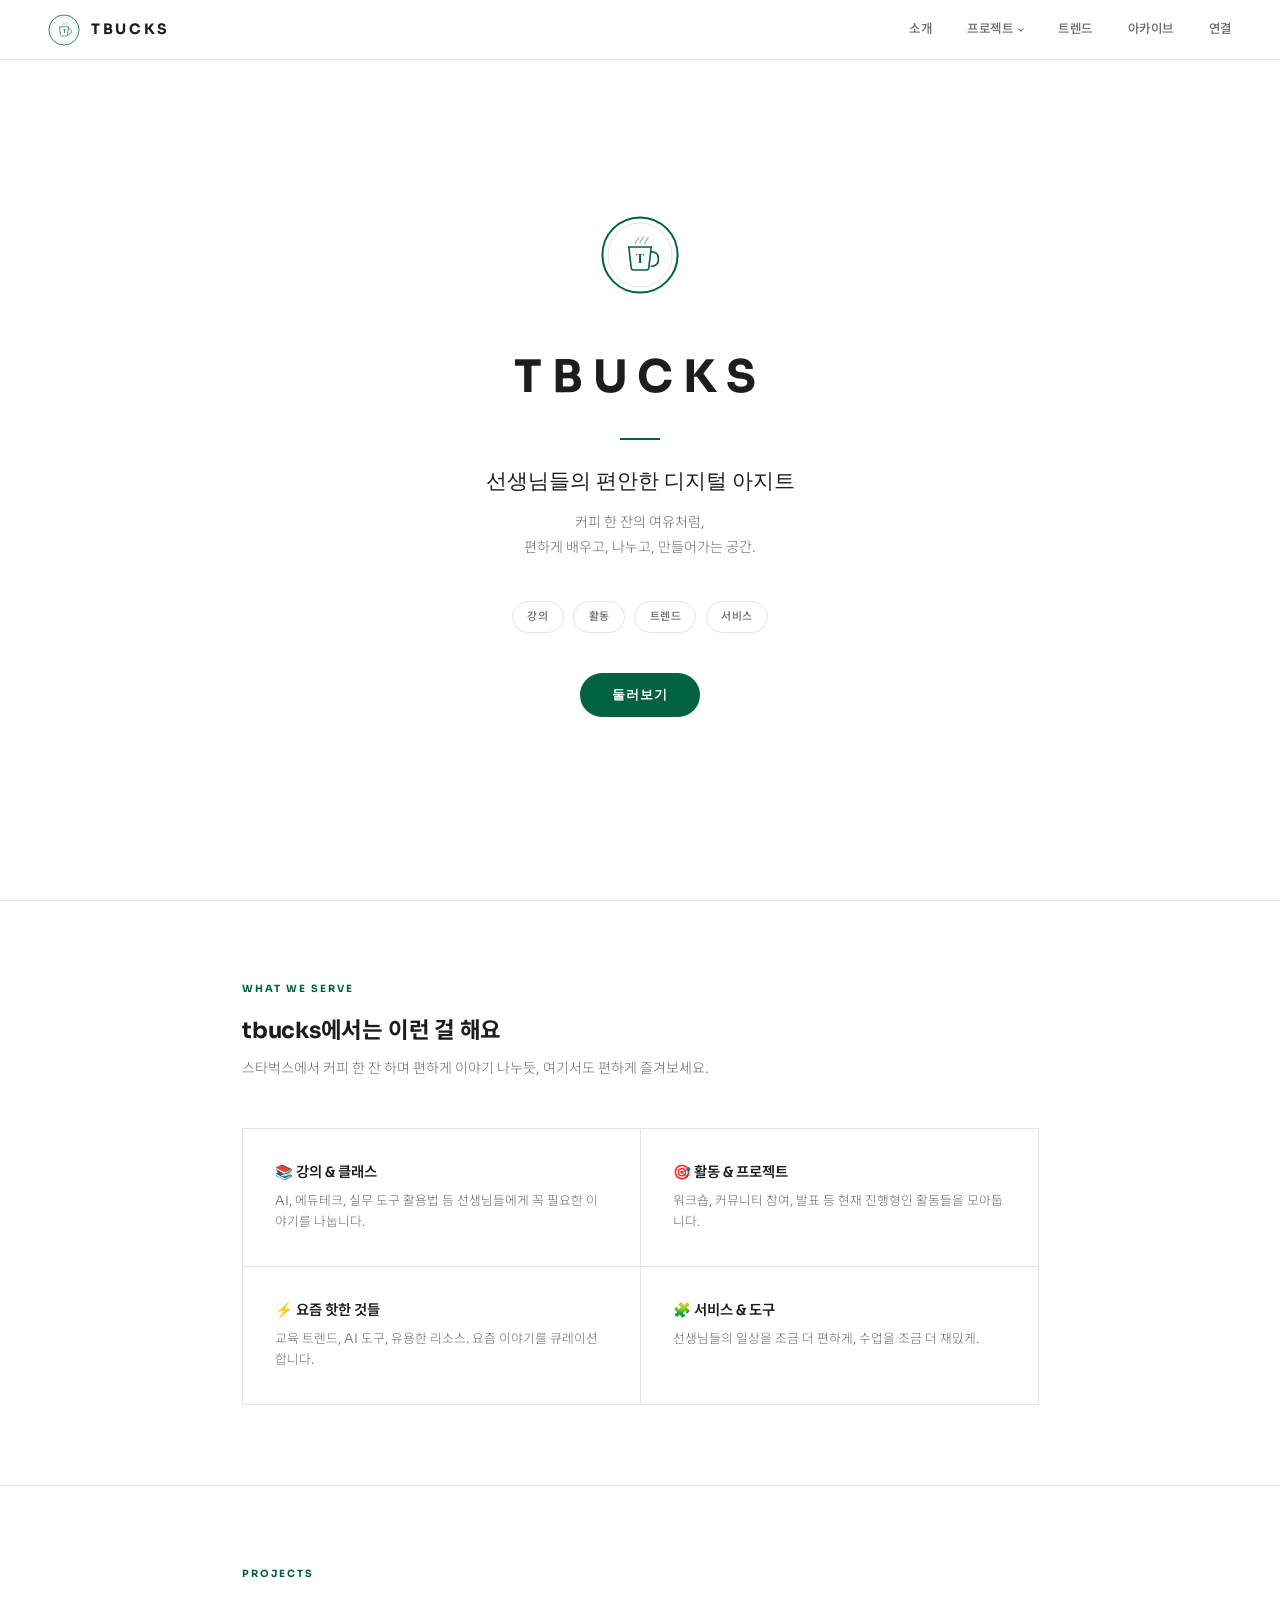
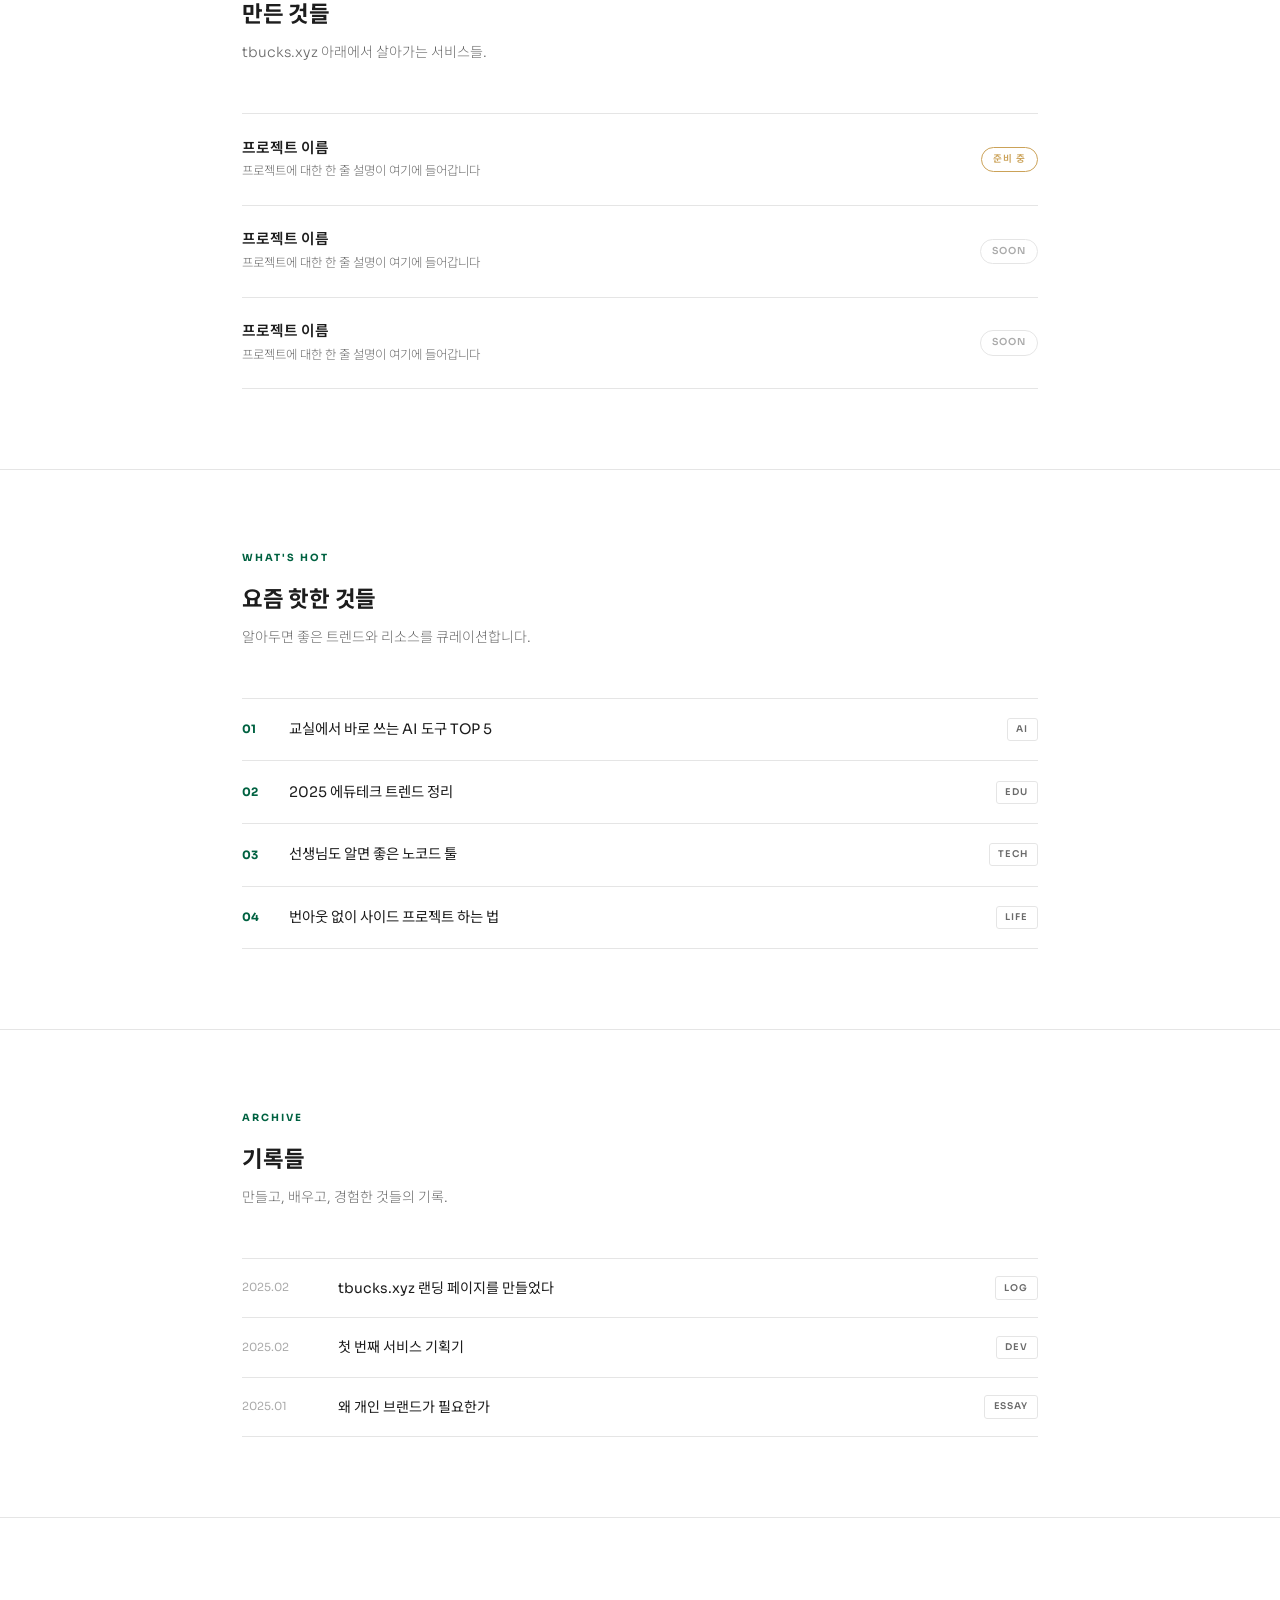
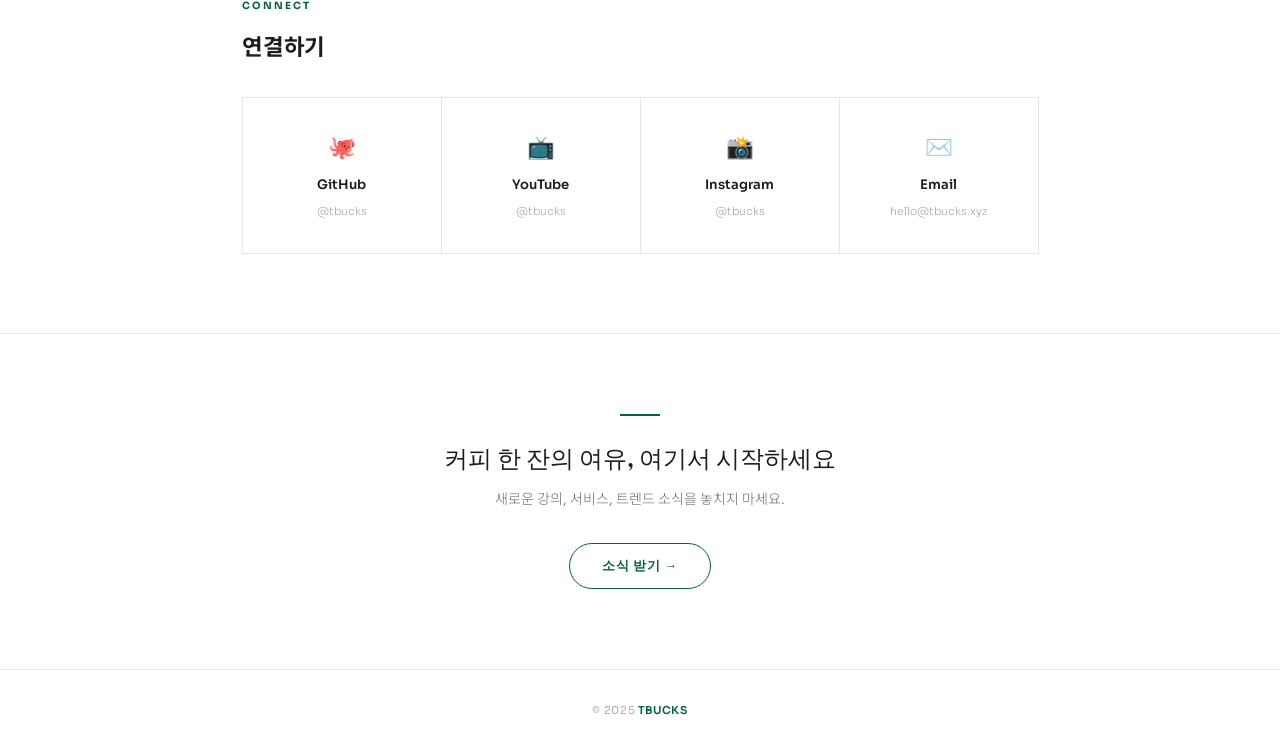
<file: index.html>
<!DOCTYPE html>
<html lang="ko">
<head>
  <meta charset="UTF-8">
  <meta name="viewport" content="width=device-width, initial-scale=1.0">
  <title>TBUCKS — 선생님들의 편안한 디지털 아지트</title>
  <link rel="preconnect" href="https://fonts.googleapis.com">
  <link rel="preconnect" href="https://fonts.gstatic.com" crossorigin>
  <link href="https://fonts.googleapis.com/css2?family=Sora:wght@300;400;500;600;700;800&family=Noto+Sans+KR:wght@300;400;500;700&family=DM+Serif+Display&display=swap" rel="stylesheet">
  <style>
    :root {
      --green: #006241;
      --green-light: #00754A;
      --gold: #CBA258;
      --house: #1E3932;
      --white: #FFFFFF;
      --bg: #FAFAFA;
      --text: #1D1D1D;
      --text-sub: #6B6B6B;
      --text-light: #ABABAB;
      --border: #E5E5E5;
    }

    * { margin: 0; padding: 0; box-sizing: border-box; }
    html { scroll-behavior: smooth; }

    body {
      background: var(--white);
      color: var(--text);
      font-family: 'Sora', 'Noto Sans KR', sans-serif;
      overflow-x: hidden;
      line-height: 1.6;
      -webkit-font-smoothing: antialiased;
    }

    /* ── NAV ── */
    nav {
      position: fixed;
      top: 0; left: 0; right: 0;
      z-index: 100;
      height: 60px;
      padding: 0 3rem;
      display: flex;
      justify-content: space-between;
      align-items: center;
      background: var(--white);
      border-bottom: 1px solid var(--border);
    }

    .nav-logo {
      display: flex;
      align-items: center;
      gap: 0.7rem;
      text-decoration: none;
      color: var(--text);
    }

    .nav-logo svg { height: 32px; width: 32px; }

    .nav-wordmark {
      font-weight: 700;
      font-size: 0.9rem;
      letter-spacing: 0.18em;
      text-transform: uppercase;
    }

    nav ul {
      list-style: none;
      display: flex;
      gap: 2.2rem;
      align-items: center;
      height: 100%;
    }

    nav ul > li {
      height: 100%;
      display: flex;
      align-items: center;
    }

    nav ul > li > a {
      color: var(--text-sub);
      text-decoration: none;
      font-size: 0.78rem;
      font-weight: 500;
      letter-spacing: 0.04em;
      height: 100%;
      display: flex;
      align-items: center;
      position: relative;
      transition: color 0.2s;
    }

    nav ul > li > a::after {
      content: '';
      position: absolute;
      bottom: 0; left: 0; right: 0;
      height: 2px;
      background: var(--green);
      transform: scaleX(0);
      transition: transform 0.2s;
    }

    nav ul > li > a:hover { color: var(--green); }
    nav ul > li > a:hover::after { transform: scaleX(1); }
    nav ul > li > a.nav-active { color: var(--green); }
    nav ul > li > a.nav-active::after { transform: scaleX(1); }

    /* Dropdown */
    .nav-dropdown {
      position: relative;
    }

    .nav-dropdown > a .arrow {
      display: inline-block;
      width: 4px; height: 4px;
      border-right: 1.2px solid var(--text-sub);
      border-bottom: 1.2px solid var(--text-sub);
      transform: rotate(45deg);
      margin-left: 0.35rem;
      margin-top: -2px;
      transition: border-color 0.2s, transform 0.2s;
    }

    .nav-dropdown:hover > a .arrow {
      border-color: var(--green);
      transform: rotate(-135deg);
    }

    .dropdown-menu {
      position: absolute;
      top: 100%;
      left: 50%;
      transform: translateX(-50%);
      background: var(--white);
      border: 1px solid var(--border);
      border-top: 2px solid var(--green);
      border-radius: 0 0 8px 8px;
      padding: 0.5rem 0;
      min-width: 180px;
      opacity: 0;
      visibility: hidden;
      transition: opacity 0.2s, visibility 0.2s;
      box-shadow: 0 8px 24px rgba(0,0,0,0.06);
    }

    .nav-dropdown:hover .dropdown-menu {
      opacity: 1;
      visibility: visible;
    }

    .dropdown-menu a {
      display: block;
      padding: 0.6rem 1.2rem;
      font-size: 0.78rem;
      font-weight: 500;
      color: var(--text-sub);
      text-decoration: none;
      letter-spacing: 0.02em;
      transition: color 0.15s, background 0.15s;
      white-space: nowrap;
      height: auto;
      position: static;
    }

    .dropdown-menu a::after { display: none !important; }

    .dropdown-menu a:hover {
      color: var(--green);
      background: var(--bg);
    }

    .mobile-toggle {
      display: none;
      background: none;
      border: none;
      color: var(--text);
      font-size: 1.2rem;
      cursor: pointer;
    }

    /* ── HERO ── */
    .hero {
      min-height: 100vh;
      display: flex;
      flex-direction: column;
      justify-content: center;
      align-items: center;
      text-align: center;
      padding: 8rem 2rem 6rem;
    }

    .hero-logo {
      margin-bottom: 2.5rem;
      animation: fadeUp 0.6s ease-out both;
    }

    .hero-logo svg { width: 80px; height: 80px; }

    .hero h1 {
      font-size: clamp(1.8rem, 4vw, 2.8rem);
      font-weight: 700;
      letter-spacing: 0.22em;
      text-transform: uppercase;
      color: var(--text);
      animation: fadeUp 0.6s ease-out 0.08s both;
    }

    .hero-line {
      width: 40px;
      height: 2px;
      background: var(--green);
      margin: 1.5rem auto;
      animation: fadeUp 0.6s ease-out 0.16s both;
    }

    .hero-tagline {
      font-family: 'DM Serif Display', serif;
      font-size: clamp(1rem, 2vw, 1.3rem);
      font-weight: 400;
      color: var(--text);
      animation: fadeUp 0.6s ease-out 0.24s both;
    }

    .hero-desc {
      font-size: 0.88rem;
      font-weight: 300;
      color: var(--text-sub);
      margin-top: 0.8rem;
      max-width: 360px;
      line-height: 1.8;
      animation: fadeUp 0.6s ease-out 0.32s both;
    }

    .hero-pills {
      display: flex;
      gap: 0.6rem;
      flex-wrap: wrap;
      justify-content: center;
      margin-top: 2.5rem;
      animation: fadeUp 0.6s ease-out 0.4s both;
    }

    .pill {
      font-size: 0.68rem;
      font-weight: 500;
      padding: 0.4rem 0.9rem;
      border-radius: 100px;
      border: 1px solid var(--border);
      color: var(--text-sub);
      letter-spacing: 0.04em;
      transition: border-color 0.2s, color 0.2s;
    }

    .pill:hover { border-color: var(--green); color: var(--green); }

    .hero-cta {
      margin-top: 2.5rem;
      animation: fadeUp 0.6s ease-out 0.48s both;
    }

    .btn {
      font-family: 'Sora', sans-serif;
      font-size: 0.8rem;
      font-weight: 600;
      padding: 0.75rem 2rem;
      border-radius: 100px;
      text-decoration: none;
      transition: all 0.2s;
      cursor: pointer;
      letter-spacing: 0.06em;
      display: inline-block;
    }

    .btn--green {
      background: var(--green);
      color: var(--white);
      border: none;
    }

    .btn--green:hover {
      background: var(--house);
      transform: translateY(-1px);
    }

    .btn--outline {
      background: none;
      color: var(--green);
      border: 1.5px solid var(--green);
    }

    .btn--outline:hover {
      background: var(--green);
      color: var(--white);
    }

    @keyframes fadeUp {
      from { opacity: 0; transform: translateY(16px); }
      to { opacity: 1; transform: translateY(0); }
    }

    /* ── SECTION ── */
    .container {
      max-width: 860px;
      margin: 0 auto;
      padding: 0 2rem;
    }

    section {
      padding: 5rem 0;
    }

    .section-label {
      font-size: 0.62rem;
      font-weight: 700;
      text-transform: uppercase;
      letter-spacing: 0.2em;
      color: var(--green);
      margin-bottom: 1rem;
    }

    .section-title {
      font-size: 1.4rem;
      font-weight: 700;
      letter-spacing: -0.01em;
      margin-bottom: 0.5rem;
    }

    .section-desc {
      color: var(--text-sub);
      font-weight: 300;
      font-size: 0.88rem;
      margin-bottom: 3rem;
      line-height: 1.7;
    }

    .section-border {
      border-top: 1px solid var(--border);
    }

    /* ── MENU ── */
    .menu-grid {
      display: grid;
      grid-template-columns: repeat(2, 1fr);
      gap: 0;
    }

    .menu-card {
      padding: 2rem;
      border: 1px solid var(--border);
      margin: -0.5px;
      transition: background 0.2s;
      cursor: default;
      position: relative;
    }

    .menu-card::before {
      content: '';
      position: absolute;
      top: -1px; left: -1px;
      right: -1px;
      height: 3px;
      background: var(--green);
      opacity: 0;
      transition: opacity 0.2s;
    }

    .menu-card:hover::before { opacity: 1; }
    .menu-card:hover { background: var(--bg); }

    .menu-card h3 {
      font-size: 0.9rem;
      font-weight: 600;
      margin-bottom: 0.4rem;
      display: flex;
      align-items: center;
      gap: 0.5rem;
    }

    .menu-card p {
      font-size: 0.8rem;
      color: var(--text-sub);
      font-weight: 300;
      line-height: 1.7;
    }

    /* ── PROJECTS ── */
    .project-list { display: flex; flex-direction: column; }

    .project-card {
      display: grid;
      grid-template-columns: 1fr auto;
      align-items: center;
      gap: 1.5rem;
      padding: 1.4rem 0;
      border-bottom: 1px solid var(--border);
      text-decoration: none;
      color: inherit;
      transition: padding-left 0.2s;
      position: relative;
    }

    .project-card:first-child { border-top: 1px solid var(--border); }

    .project-card::before {
      content: '';
      position: absolute;
      left: -2rem;
      top: 0; bottom: 0;
      width: 3px;
      background: var(--green);
      opacity: 0;
      transition: opacity 0.2s;
    }

    .project-card:hover { padding-left: 1rem; }
    .project-card:hover::before { opacity: 1; }
    .project-card:hover .project-name { color: var(--green); }

    .project-name {
      font-size: 0.92rem;
      font-weight: 600;
      transition: color 0.2s;
      margin-bottom: 0.15rem;
    }

    .project-desc { font-size: 0.78rem; color: var(--text-sub); font-weight: 300; }

    .project-badge {
      font-size: 0.6rem;
      font-weight: 600;
      text-transform: uppercase;
      letter-spacing: 0.1em;
      padding: 0.25rem 0.7rem;
      border-radius: 100px;
      white-space: nowrap;
    }

    .badge--live { color: var(--green); border: 1px solid var(--green); }
    .badge--wip { color: var(--gold); border: 1px solid var(--gold); }
    .badge--soon { color: var(--text-light); border: 1px solid var(--border); }

    /* ── TRENDING ── */
    .trending-list { display: flex; flex-direction: column; }

    .trending-item {
      display: grid;
      grid-template-columns: 28px 1fr auto;
      align-items: center;
      gap: 1.2rem;
      padding: 1.2rem 0;
      border-bottom: 1px solid var(--border);
      text-decoration: none;
      color: inherit;
      transition: padding-left 0.2s;
      position: relative;
    }

    .trending-item:first-child { border-top: 1px solid var(--border); }

    .trending-item::before {
      content: '';
      position: absolute;
      left: -2rem;
      top: 0; bottom: 0;
      width: 3px;
      background: var(--green);
      opacity: 0;
      transition: opacity 0.2s;
    }

    .trending-item:hover { padding-left: 1rem; }
    .trending-item:hover::before { opacity: 1; }
    .trending-item:hover .trending-title { color: var(--green); }

    .trending-num {
      font-size: 0.72rem;
      font-weight: 700;
      color: var(--green);
    }

    .trending-title {
      font-size: 0.9rem;
      font-weight: 400;
      transition: color 0.2s;
    }

    .trending-cat {
      font-size: 0.58rem;
      font-weight: 600;
      text-transform: uppercase;
      letter-spacing: 0.1em;
      padding: 0.2rem 0.55rem;
      border-radius: 3px;
      color: var(--text-sub);
      border: 1px solid var(--border);
    }

    /* ── ARCHIVE ── */
    .archive-list { display: flex; flex-direction: column; }

    .archive-item {
      display: grid;
      grid-template-columns: 80px 1fr auto;
      align-items: center;
      gap: 1rem;
      padding: 1.1rem 0;
      border-bottom: 1px solid var(--border);
      text-decoration: none;
      color: inherit;
      transition: padding-left 0.2s;
      position: relative;
    }

    .archive-item:first-child { border-top: 1px solid var(--border); }

    .archive-item::before {
      content: '';
      position: absolute;
      left: -2rem;
      top: 0; bottom: 0;
      width: 3px;
      background: var(--green);
      opacity: 0;
      transition: opacity 0.2s;
    }

    .archive-item:hover { padding-left: 1rem; }
    .archive-item:hover::before { opacity: 1; }
    .archive-item:hover .archive-title { color: var(--green); }

    .archive-date { font-size: 0.7rem; color: var(--text-light); font-weight: 400; }
    .archive-title { font-size: 0.88rem; font-weight: 400; transition: color 0.2s; }

    .archive-tag {
      font-size: 0.58rem;
      font-weight: 600;
      color: var(--text-sub);
      text-transform: uppercase;
      letter-spacing: 0.1em;
      border: 1px solid var(--border);
      padding: 0.2rem 0.55rem;
      border-radius: 3px;
    }

    /* ── LINKS ── */
    .links-grid {
      display: grid;
      grid-template-columns: repeat(4, 1fr);
      gap: 0;
    }

    .link-card {
      display: flex;
      flex-direction: column;
      align-items: center;
      gap: 0.5rem;
      padding: 2rem 1rem;
      border: 1px solid var(--border);
      margin: -0.5px;
      text-decoration: none;
      color: var(--text);
      text-align: center;
      transition: background 0.2s;
      position: relative;
    }

    .link-card::after {
      content: '';
      position: absolute;
      bottom: -1px; left: -1px; right: -1px;
      height: 3px;
      background: var(--green);
      opacity: 0;
      transition: opacity 0.2s;
    }

    .link-card:hover { background: var(--bg); }
    .link-card:hover::after { opacity: 1; }

    .link-emoji { font-size: 1.4rem; }
    .link-name { font-weight: 600; font-size: 0.82rem; }
    .link-handle { font-size: 0.68rem; color: var(--text-light); font-weight: 300; }

    /* ── CTA ── */
    .cta-section {
      text-align: center;
      padding: 5rem 2rem;
      border-top: 1px solid var(--border);
    }

    .cta-line {
      width: 40px;
      height: 2px;
      background: var(--green);
      margin: 0 auto 1.5rem;
    }

    .cta-section h2 {
      font-family: 'DM Serif Display', serif;
      font-size: 1.5rem;
      font-weight: 400;
      margin-bottom: 0.6rem;
    }

    .cta-section p {
      color: var(--text-sub);
      font-weight: 300;
      font-size: 0.88rem;
      margin-bottom: 2rem;
    }

    /* ── FOOTER ── */
    footer {
      text-align: center;
      padding: 2rem;
      border-top: 1px solid var(--border);
    }

    footer p { font-size: 0.68rem; color: var(--text-light); letter-spacing: 0.06em; }
    footer .brand { color: var(--green); font-weight: 600; }

    /* ── ANIMATIONS ── */
    .reveal {
      opacity: 0;
      transform: translateY(16px);
      transition: opacity 0.5s ease-out, transform 0.5s ease-out;
    }

    .reveal.visible { opacity: 1; transform: translateY(0); }

    /* ── RESPONSIVE ── */
    @media (max-width: 768px) {
      nav { padding: 0 1.5rem; }
      nav ul { display: none; }
      .mobile-toggle { display: block; }

      nav ul.open {
        display: flex;
        flex-direction: column;
        position: absolute;
        top: 100%; left: 0; right: 0;
        background: var(--white);
        padding: 1rem 1.5rem;
        gap: 0.6rem;
        border-bottom: 1px solid var(--border);
      }

      nav ul.open .dropdown-menu {
        position: static;
        transform: none;
        opacity: 1;
        visibility: visible;
        box-shadow: none;
        border: none;
        border-top: none;
        border-left: 2px solid var(--green);
        border-radius: 0;
        padding: 0.3rem 0 0.3rem 0.8rem;
        margin-top: 0.3rem;
        min-width: auto;
      }

      .container { padding: 0 1.5rem; }
      .menu-grid { grid-template-columns: 1fr; }
      .links-grid { grid-template-columns: repeat(2, 1fr); }

      .project-card { grid-template-columns: 1fr auto; }
      .project-card::before, .trending-item::before, .archive-item::before {
        left: -1.5rem;
      }

      .trending-item { grid-template-columns: 24px 1fr auto; gap: 0.8rem; }

      .archive-item { grid-template-columns: 1fr; gap: 0.2rem; }
      .archive-date { order: 1; }
      .archive-title { order: 0; }
      .archive-tag { justify-self: start; order: 2; }

      .hero-logo svg { width: 64px; height: 64px; }
    }

    @media (max-width: 480px) {
      .links-grid { grid-template-columns: 1fr 1fr; }
      .trending-item { grid-template-columns: 1fr auto; }
      .trending-num { display: none; }
    }
  </style>
</head>
<body>

<!-- NAV -->
<nav>
  <a class="nav-logo" href="#">
    <svg viewBox="0 0 100 100" fill="none" xmlns="http://www.w3.org/2000/svg">
      <circle cx="50" cy="50" r="47" stroke="#006241" stroke-width="2.5" fill="none"/>
      <circle cx="50" cy="50" r="40" stroke="#006241" stroke-width="1" fill="none" opacity="0.25"/>
      <path d="M36 40 h28 l-3 26 a3 3 0 0 1-3 2.8 h-16 a3 3 0 0 1-3-2.8 Z" stroke="#006241" stroke-width="2" fill="none"/>
      <path d="M64 46 c7 0 9 4 9 9 s-2 9 -9 9" stroke="#006241" stroke-width="2" stroke-linecap="round" fill="none"/>
      <path d="M44 36 c0-4 4-4 4-8" stroke="#006241" stroke-width="1.8" stroke-linecap="round" fill="none" opacity="0.5"/>
      <path d="M50 35 c0-4 4-4 4-8" stroke="#006241" stroke-width="1.8" stroke-linecap="round" fill="none" opacity="0.5"/>
      <path d="M56 36 c0-4 4-4 4-8" stroke="#006241" stroke-width="1.8" stroke-linecap="round" fill="none" opacity="0.5"/>
      <text x="50" y="60" text-anchor="middle" font-family="'DM Serif Display',serif" font-size="16" fill="#006241" font-weight="400">T</text>
    </svg>
    <span class="nav-wordmark">TBUCKS</span>
  </a>
  <button class="mobile-toggle" onclick="document.querySelector('nav ul').classList.toggle('open')">☰</button>
  <ul>
    <li><a href="#menu">소개</a></li>
    <li class="nav-dropdown">
      <a href="#projects">프로젝트 <span class="arrow"></span></a>
      <div class="dropdown-menu">
        <a href="https://script.google.com/macros/s/AKfycbxrxOBnlO4j2ee01OHPLS0tHPP50JUieJEjH_og58Kenkmc11nhR1xj2L_g3s44XyPn/exec">생활지도 누가기록</a>
        <a href="https://edu-v6-six.vercel.app/">원격 연수원</a>
      </div>
    </li>
    <li><a href="#trending">트렌드</a></li>
    <li><a href="#archive">아카이브</a></li>
    <li><a href="#links">연결</a></li>
  </ul>
</nav>

<!-- HERO -->
<section class="hero">
  <div class="hero-logo">
    <svg viewBox="0 0 100 100" fill="none" xmlns="http://www.w3.org/2000/svg">
      <circle cx="50" cy="50" r="47" stroke="#006241" stroke-width="2.5" fill="none"/>
      <circle cx="50" cy="50" r="40" stroke="#006241" stroke-width="1" fill="none" opacity="0.2"/>
      <path d="M36 40 h28 l-3 26 a3 3 0 0 1-3 2.8 h-16 a3 3 0 0 1-3-2.8 Z" stroke="#006241" stroke-width="2" fill="none"/>
      <path d="M64 46 c7 0 9 4 9 9 s-2 9 -9 9" stroke="#006241" stroke-width="2" stroke-linecap="round" fill="none"/>
      <path d="M44 36 c0-4 4-4 4-8" stroke="#006241" stroke-width="1.8" stroke-linecap="round" fill="none" opacity="0.4"/>
      <path d="M50 35 c0-4 4-4 4-8" stroke="#006241" stroke-width="1.8" stroke-linecap="round" fill="none" opacity="0.4"/>
      <path d="M56 36 c0-4 4-4 4-8" stroke="#006241" stroke-width="1.8" stroke-linecap="round" fill="none" opacity="0.4"/>
      <text x="50" y="60" text-anchor="middle" font-family="'DM Serif Display',serif" font-size="16" fill="#006241" font-weight="400">T</text>
    </svg>
  </div>
  <h1>TBUCKS</h1>
  <div class="hero-line"></div>
  <p class="hero-tagline">선생님들의 편안한 디지털 아지트</p>
  <p class="hero-desc">커피 한 잔의 여유처럼,<br>편하게 배우고, 나누고, 만들어가는 공간.</p>
  <div class="hero-pills">
    <span class="pill">강의</span>
    <span class="pill">활동</span>
    <span class="pill">트렌드</span>
    <span class="pill">서비스</span>
  </div>
  <div class="hero-cta">
    <a class="btn btn--green" href="#menu">둘러보기</a>
  </div>
</section>

<!-- MENU -->
<section class="section-border" id="menu">
  <div class="container">
    <div class="reveal">
      <div class="section-label">What We Serve</div>
      <h2 class="section-title">tbucks에서는 이런 걸 해요</h2>
      <p class="section-desc">스타벅스에서 커피 한 잔 하며 편하게 이야기 나누듯, 여기서도 편하게 즐겨보세요.</p>
    </div>
    <div class="menu-grid">
      <div class="menu-card reveal">
        <h3>📚 강의 & 클래스</h3>
        <p>AI, 에듀테크, 실무 도구 활용법 등 선생님들에게 꼭 필요한 이야기를 나눕니다.</p>
      </div>
      <div class="menu-card reveal">
        <h3>🎯 활동 & 프로젝트</h3>
        <p>워크숍, 커뮤니티 참여, 발표 등 현재 진행형인 활동들을 모아둡니다.</p>
      </div>
      <div class="menu-card reveal">
        <h3>⚡ 요즘 핫한 것들</h3>
        <p>교육 트렌드, AI 도구, 유용한 리소스. 요즘 이야기를 큐레이션합니다.</p>
      </div>
      <div class="menu-card reveal">
        <h3>🧩 서비스 & 도구</h3>
        <p>선생님들의 일상을 조금 더 편하게, 수업을 조금 더 재밌게.</p>
      </div>
    </div>
  </div>
</section>

<!-- PROJECTS -->
<section class="section-border" id="projects">
  <div class="container">
    <div class="reveal">
      <div class="section-label">Projects</div>
      <h2 class="section-title">만든 것들</h2>
      <p class="section-desc">tbucks.xyz 아래에서 살아가는 서비스들.</p>
    </div>
    <div class="project-list">
      <a class="project-card reveal" href="#">
        <div>
          <div class="project-name">프로젝트 이름</div>
          <div class="project-desc">프로젝트에 대한 한 줄 설명이 여기에 들어갑니다</div>
        </div>
        <span class="project-badge badge--wip">준비 중</span>
      </a>
      <a class="project-card reveal" href="#">
        <div>
          <div class="project-name">프로젝트 이름</div>
          <div class="project-desc">프로젝트에 대한 한 줄 설명이 여기에 들어갑니다</div>
        </div>
        <span class="project-badge badge--soon">Soon</span>
      </a>
      <a class="project-card reveal" href="#">
        <div>
          <div class="project-name">프로젝트 이름</div>
          <div class="project-desc">프로젝트에 대한 한 줄 설명이 여기에 들어갑니다</div>
        </div>
        <span class="project-badge badge--soon">Soon</span>
      </a>
    </div>
  </div>
</section>

<!-- TRENDING -->
<section class="section-border" id="trending">
  <div class="container">
    <div class="reveal">
      <div class="section-label">What's Hot</div>
      <h2 class="section-title">요즘 핫한 것들</h2>
      <p class="section-desc">알아두면 좋은 트렌드와 리소스를 큐레이션합니다.</p>
    </div>
    <div class="trending-list">
      <a class="trending-item reveal" href="#">
        <span class="trending-num">01</span>
        <span class="trending-title">교실에서 바로 쓰는 AI 도구 TOP 5</span>
        <span class="trending-cat">AI</span>
      </a>
      <a class="trending-item reveal" href="#">
        <span class="trending-num">02</span>
        <span class="trending-title">2025 에듀테크 트렌드 정리</span>
        <span class="trending-cat">EDU</span>
      </a>
      <a class="trending-item reveal" href="#">
        <span class="trending-num">03</span>
        <span class="trending-title">선생님도 알면 좋은 노코드 툴</span>
        <span class="trending-cat">TECH</span>
      </a>
      <a class="trending-item reveal" href="#">
        <span class="trending-num">04</span>
        <span class="trending-title">번아웃 없이 사이드 프로젝트 하는 법</span>
        <span class="trending-cat">LIFE</span>
      </a>
    </div>
  </div>
</section>

<!-- ARCHIVE -->
<section class="section-border" id="archive">
  <div class="container">
    <div class="reveal">
      <div class="section-label">Archive</div>
      <h2 class="section-title">기록들</h2>
      <p class="section-desc">만들고, 배우고, 경험한 것들의 기록.</p>
    </div>
    <div class="archive-list">
      <a class="archive-item reveal" href="#">
        <span class="archive-date">2025.02</span>
        <span class="archive-title">tbucks.xyz 랜딩 페이지를 만들었다</span>
        <span class="archive-tag">LOG</span>
      </a>
      <a class="archive-item reveal" href="#">
        <span class="archive-date">2025.02</span>
        <span class="archive-title">첫 번째 서비스 기획기</span>
        <span class="archive-tag">DEV</span>
      </a>
      <a class="archive-item reveal" href="#">
        <span class="archive-date">2025.01</span>
        <span class="archive-title">왜 개인 브랜드가 필요한가</span>
        <span class="archive-tag">ESSAY</span>
      </a>
    </div>
  </div>
</section>

<!-- LINKS -->
<section class="section-border" id="links">
  <div class="container">
    <div class="reveal">
      <div class="section-label">Connect</div>
      <h2 class="section-title">연결하기</h2>
      <p class="section-desc" style="margin-bottom:2rem;"></p>
    </div>
    <div class="links-grid">
      <a class="link-card reveal" href="#" target="_blank">
        <span class="link-emoji">🐙</span>
        <div class="link-name">GitHub</div>
        <div class="link-handle">@tbucks</div>
      </a>
      <a class="link-card reveal" href="#" target="_blank">
        <span class="link-emoji">📺</span>
        <div class="link-name">YouTube</div>
        <div class="link-handle">@tbucks</div>
      </a>
      <a class="link-card reveal" href="#" target="_blank">
        <span class="link-emoji">📸</span>
        <div class="link-name">Instagram</div>
        <div class="link-handle">@tbucks</div>
      </a>
      <a class="link-card reveal" href="mailto:hello@tbucks.xyz">
        <span class="link-emoji">✉️</span>
        <div class="link-name">Email</div>
        <div class="link-handle">hello@tbucks.xyz</div>
      </a>
    </div>
  </div>
</section>

<!-- CTA -->
<div class="cta-section">
  <div class="cta-line"></div>
  <h2>커피 한 잔의 여유, 여기서 시작하세요</h2>
  <p>새로운 강의, 서비스, 트렌드 소식을 놓치지 마세요.</p>
  <a class="btn btn--outline" href="mailto:hello@tbucks.xyz">소식 받기 →</a>
</div>

<!-- FOOTER -->
<footer>
  <p>© 2025 <span class="brand">TBUCKS</span></p>
</footer>

<script>
  const observer = new IntersectionObserver((entries) => {
    entries.forEach((entry, i) => {
      if (entry.isIntersecting) {
        setTimeout(() => entry.target.classList.add('visible'), i * 50);
        observer.unobserve(entry.target);
      }
    });
  }, { threshold: 0.08 });

  document.querySelectorAll('.reveal').forEach(el => observer.observe(el));

  const sectionIds = ['menu','projects','trending','archive','links'];
  const navLinks = document.querySelectorAll('nav ul > li > a');

  window.addEventListener('scroll', () => {
    let current = '';
    sectionIds.forEach(id => {
      const el = document.getElementById(id);
      if (el && scrollY >= el.offsetTop - 120) current = id;
    });
    navLinks.forEach(a => {
      const isActive = a.getAttribute('href') === '#' + current;
      if (isActive) {
        a.style.color = 'var(--green)';
        a.classList.add('nav-active');
      } else {
        a.style.color = '';
        a.classList.remove('nav-active');
      }
    });
  });
</script>

</body>
</html>
</file>
